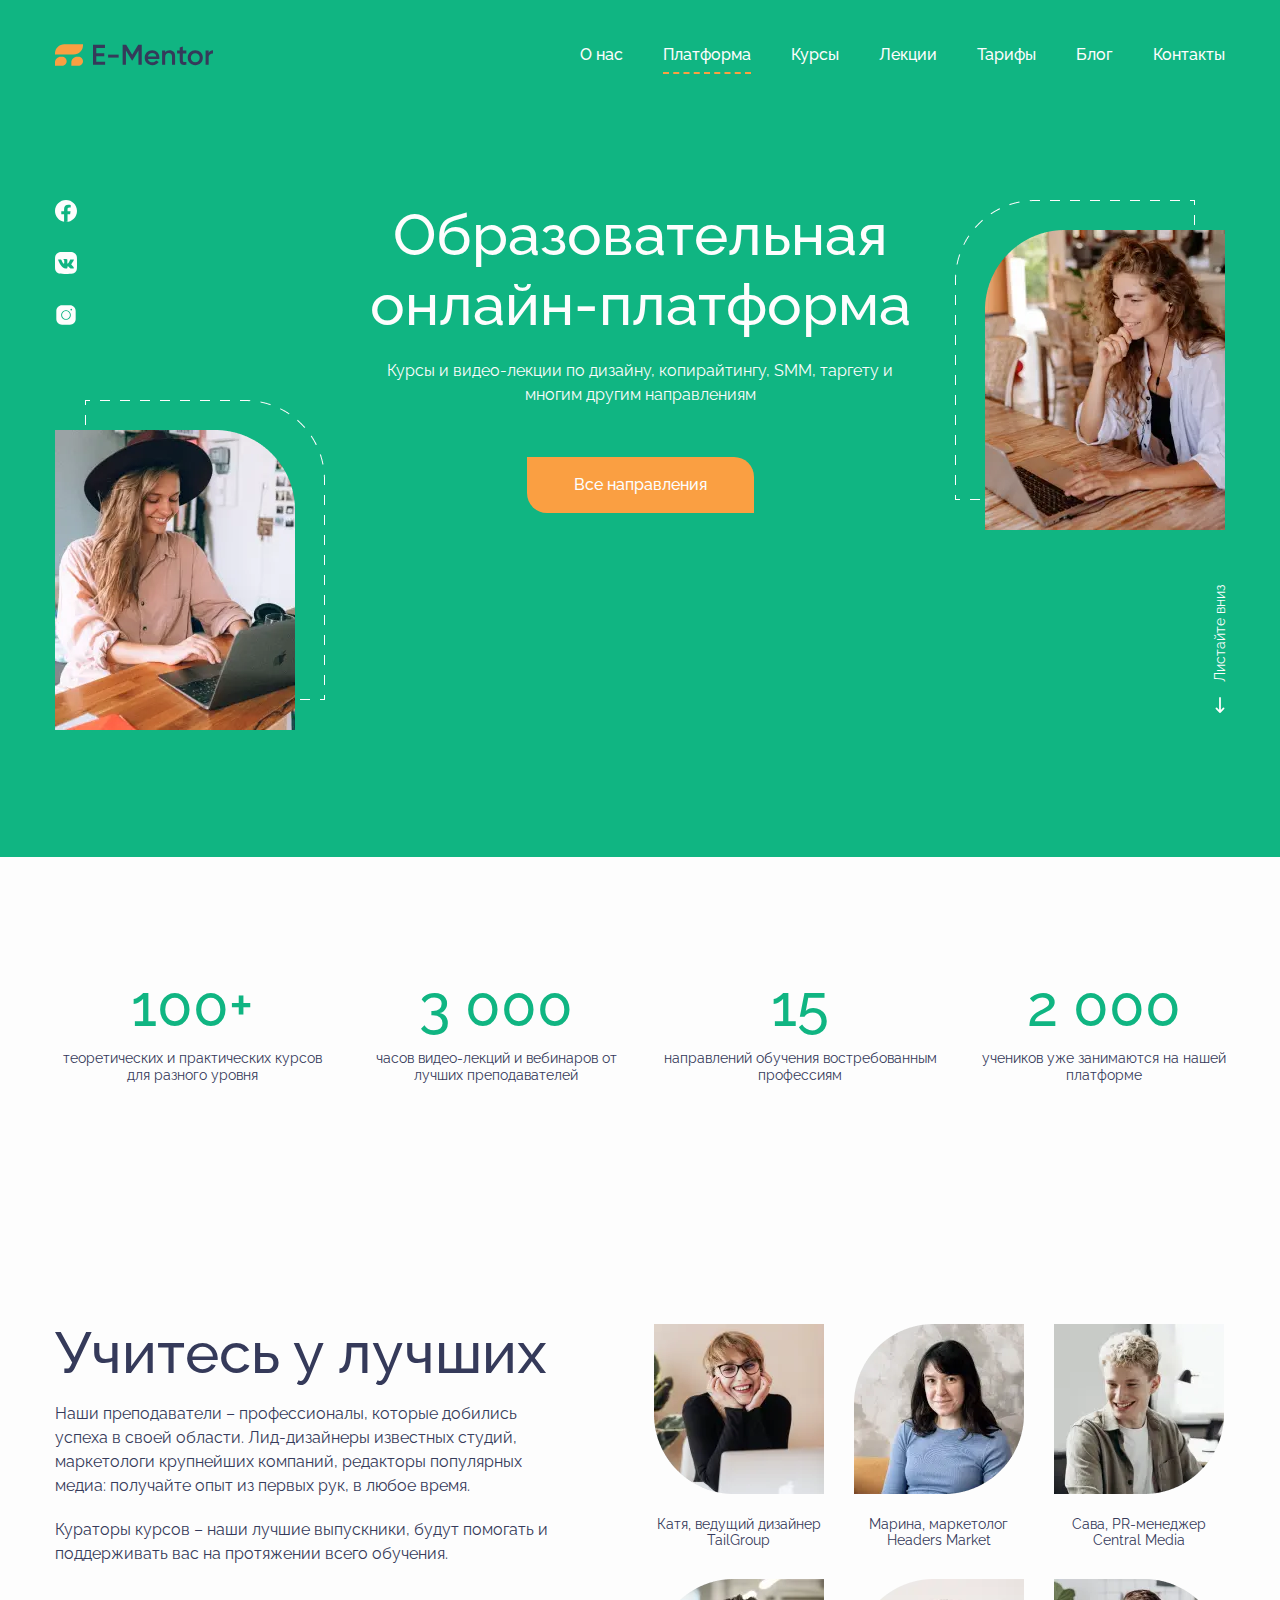
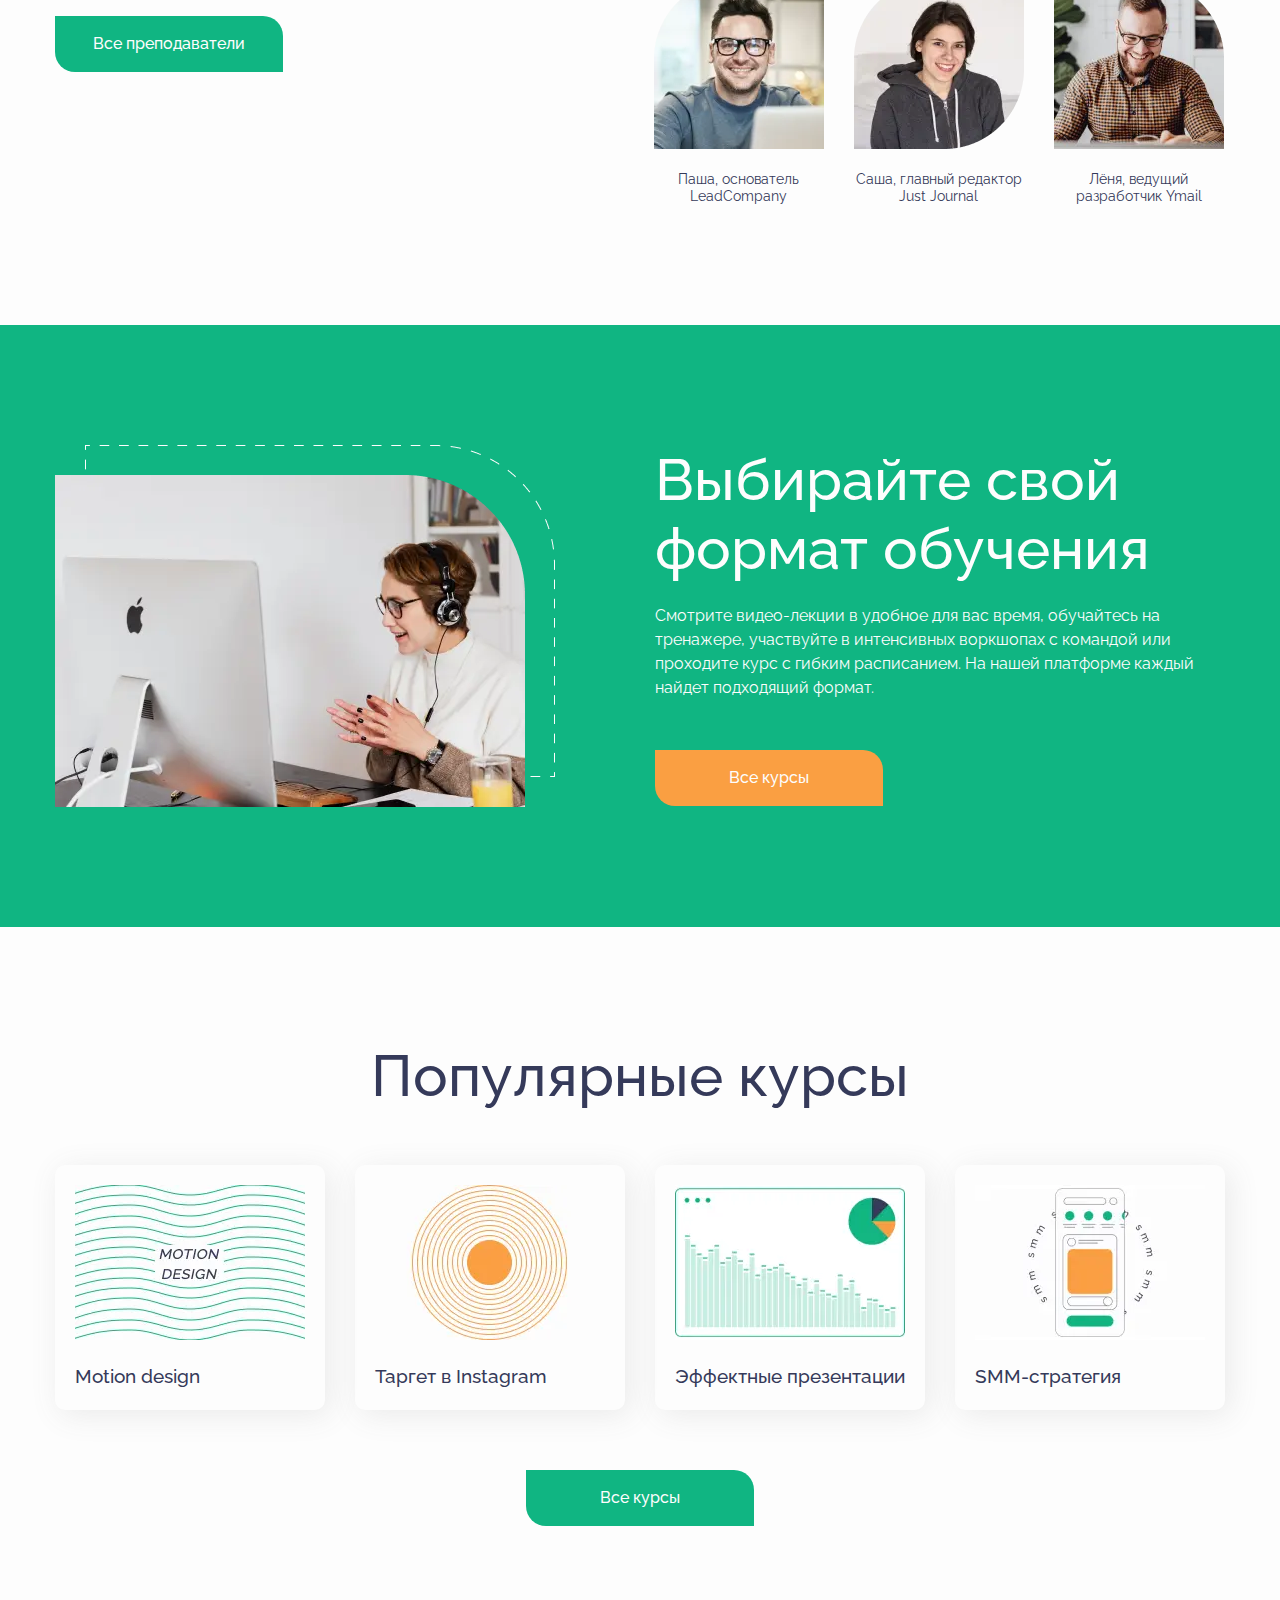
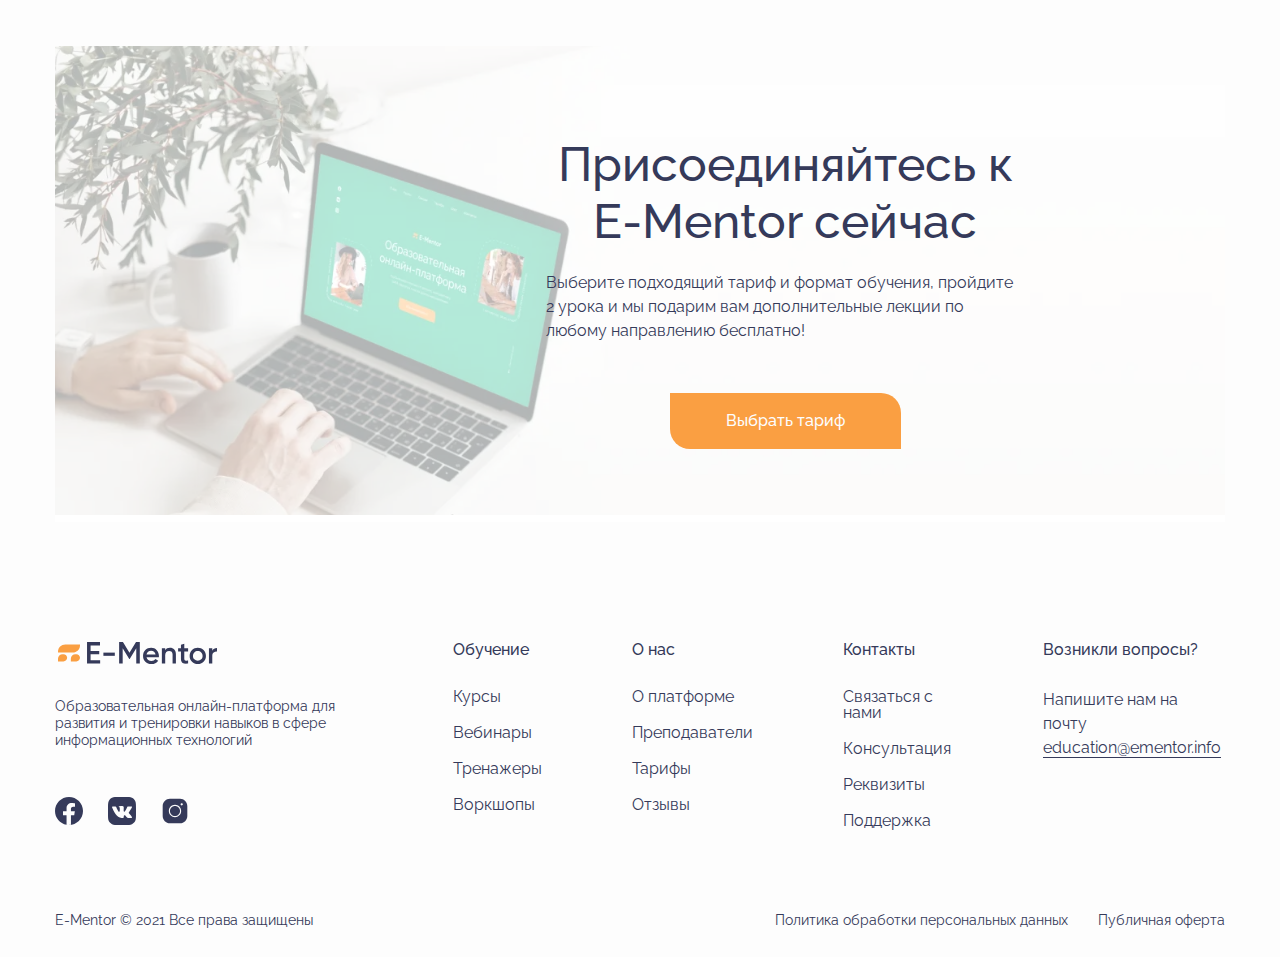
<file: index.html>
<!DOCTYPE html>
<html lang="ru">

<head>
    <meta charset="UTF-8">
    <meta http-equiv="X-UA-Compatible" content="IE=edge">
    <meta name="viewport" content="width=device-width, initial-scale=1.0">
    <link rel="stylesheet" href="https://fonts.googleapis.com/css2?family=Raleway:wght@400;500&display=swap">
    <link rel="stylesheet"
        href="https://cdnjs.cloudflare.com/ajax/libs/modern-normalize/1.1.0/modern-normalize.min.css">
    <link rel="stylesheet" href="./css/main.min.css">
    <title>E-mentor</title>
</head>

<body>
    <header class="header">
        <div class="header__container container">
            <div class="header__body">
                <a href="./index.html" class="hero__logo-link">
                    <svg class="hero__logo-icon">
                        <use href="./icon/sprite.svg#icon-logo"></use>
                    </svg>
                    <svg class="header-courses__logo-text">
                        <use href="./icon/sprite.svg#icon-e-mentor"></use>
                    </svg>
                </a>
                <nav class="header__nav">
                    <ul class="header__list">
                        <li class="header__item"><a href="#" class="header__link">О нас</a></li>
                        <li class="header__item"><a href="#" class="header__link active">Платформа</a></li>
                        <li class="header__item"><a href="./courses.html" class="header__link">Курсы</a></li>
                        <li class="header__item"><a href="#" class="header__link">Лекции</a></li>
                        <li class="header__item"><a href="#" class="header__link">Тарифы</a></li>
                        <li class="header__item"><a href="#" class="header__link">Блог</a></li>
                        <li class="header__item"><a href="#" class="header__link">Контакты</a></li>
                    </ul>
                </nav>
                <svg class="header__burger-icon">
                    <use href='./icon/sprite.svg#icon-burger'></use>
                </svg>
                <div class="burger__menu">
                    <div class="burger__container">
                        <div class="burger__body">
                            <div class="burger__wrapper-icon">
                                <a href="./index.html" class="hero__logo-link">
                                    <svg class="hero__logo-icon">
                                        <use href="./icon/sprite.svg#icon-logo"></use>
                                    </svg>
                                    <svg class="header-courses__logo-text">
                                        <use href="./icon/sprite.svg#icon-e-mentor"></use>
                                    </svg>
                                </a>
                                <svg class="header__burger-cross">
                                    <use href='./icon/sprite.svg#icon-cross'></use>
                                </svg>
                            </div>
                            <nav class="burger__nav">
                                <ul class="burger__list">
                                    <li class="burger__item"><a href="#" class="burger__link">О нас</a></li>
                                    <li class="burger__item"><a href="./index.html" class="burger__link">Платформа</a></li>
                                    <li class="burger__item"><a href="./courses.html" class="burger__link">Курсы</a>
                                    </li>
                                    <li class="burger__item"><a href="#" class="burger__link">Лекции</a></li>
                                    <li class="burger__item"><a href="#" class="burger__link">Тарифы</a></li>
                                    <li class="burger__item"><a href="#" class="burger__link">Блог</a></li>
                                    <li class="burger__item"><a href="#" class="burger__link">Контакты</a></li>
                                </ul>
                            </nav>
                        </div>
                    </div>
                </div>
            </div>
        </div>
    </header>

    <main>
        <section class="hero">
            <div class="hero__container container">
                <div class="hero__body">
                    <div class="hero__box-left">
                        <ul class="hero__social">
                            <li class="hero__items"><a href="https://uk-ua.facebook.com/" target="_blank"
                                    class="hero__link">
                                    <svg class="hero__icon">
                                        <use href="./icon/sprite.svg#icon-fb"></use>
                                    </svg>
                                </a>
                            </li>
                            <li class="hero__items"><a href="https://vk.com/" target="_blank" class="hero__link">
                                    <svg class="hero__icon">
                                        <use href="./icon/sprite.svg#icon-vk"></use>
                                    </svg>
                                </a>
                            </li>
                            <li class="hero__items"><a href="https://www.instagram.com/" target="_blank"
                                    class="hero__link">
                                    <svg class="hero__icon">
                                        <use href="./icon/sprite.svg#icon-instagram"></use>
                                    </svg>
                                </a>
                            </li>
                        </ul>
                        <div class="hero__box-img-bottom">
                            <img src="./img/hero/girlwithhat.webp" alt="girl with hat" class="hero__img-bottom"
                                width="240" height="300">
                            <img src="./img/hero/dashlinedown.webp" alt="dashlinedown" class="hero__img-dashlinedown">
                        </div>
                    </div>
                    <div class="hero__content">
                        <h1 class="hero__title">Образовательная
                            онлайн-платформа</h1>
                        <p class="hero__subtitle">Курсы и видео-лекции по дизайну, копирайтингу,
                            SMM, таргету и многим другим направлениям</p>
                        <button class="hero__button button-orange" type="submit">Все направления</button>
                    </div>
                    <div class="hero__box-right">
                        <img src="./img/hero/girlwithnote.webp" alt="girl with note" class="hero__img-top" width="240"
                            height="300">
                        <img src="./img/hero/dashline.webp" alt="dashline" class="hero__img-dashline-top">
                        <button class="hero__navigation">
                            <svg class="hero__arrow">
                                <use href="./icon/sprite.svg#icon-down-arrow"></use>
                            </svg>
                            Листайте вниз
                        </button>
                    </div>
                </div>
            </div>
        </section>
        <section class="ourstatistic">
            <div class="ourstatistic__container container">
                <ul class="ourstatistic__list">
                    <li class="ourstatistic__item">
                        <h2 class="ourstatistic__title">100+</h2>
                        <p class="ourstatistic__subtitle"> теоретических и практических
                            курсов для разного уровня</p>
                    </li>
                    <li class="ourstatistic__item">
                        <h2 class="ourstatistic__title">3 000</h2>
                        <p class="ourstatistic__subtitle">часов видео-лекций и вебинаров
                            от лучших преподавателей</p>
                    </li>
                    <li class="ourstatistic__item">
                        <h2 class="ourstatistic__title">15</h2>
                        <p class="ourstatistic__subtitle">направлений обучения востребованным профессиям</p>
                    </li>
                    <li class="ourstatistic__item">
                        <h2 class="ourstatistic__title">2 000</h2>
                        <p class="ourstatistic__subtitle">учеников уже занимаются
                            на нашей платформе</p>
                    </li>
                </ul>
            </div>
        </section>
        <section class="study">
            <div class="study__container container">
                <div class="study__body">
                    <div class="study__content">
                        <h2 class="study__title">Учитесь у лучших</h2>
                        <p class="study__text-more">Наши преподаватели – профессионалы, которые добились успеха в своей
                            области. Лид-дизайнеры известных студий, маркетологи крупнейших компаний, редакторы
                            популярных медиа: получайте опыт из первых рук, в любое время.
                        </p>
                        <p class="study__text-little">Кураторы курсов – наши лучшие выпускники, будут помогать и
                            поддерживать вас на протяжении всего обучения.
                        </p>
                        <button class="study__button button-green" type="submit">Все преподаватели</button>
                    </div>
                    <ul class="study__foto-list">
                        <li class="study__item">
                            <img src="./img/study/Katya.webp" alt="Katya" width="170" height="170" class="study__img">
                            <p class="study__subtitle">Катя, ведущий дизайнер TailGroup</p>
                        </li>
                        <li class="study__item">
                            <img src="./img/study/Marina.webp" alt="Marina" width="170" height="170" class="study__img">
                            <p class="study__subtitle">Марина, маркетолог Headers Market</p>
                        </li>
                        <li class="study__item">
                            <img src="./img/study/Sava.webp" alt="Sava" width="170" height="170" class="study__img">
                            <p class="study__subtitle">Сава, PR-менеджер Central Media</p>
                        </li>
                        <li class="study__item">
                            <img src="./img/study/Pasha.webp" alt="Pasha" width="170" height="170" class="study__img">
                            <p class="study__subtitle">Паша, основатель LeadCompany</p>
                        </li>
                        <li class="study__item">
                            <img src="./img/study/Sasha.webp" alt="Sasha" width="170" height="170" class="study__img">
                            <p class="study__subtitle">Саша, главный редактор Just Journal</p>
                        </li>
                        <li class="study__item">
                            <img src="./img/study/Leonid.webp" alt="Leonid" width="170" height="170" class="study__img">
                            <p class="study__subtitle">Лёня, ведущий разработчик Ymail</p>
                        </li>
                    </ul>
                </div>
            </div>
        </section>
        <section class="choise">
            <div class="choise__container container">
                <div class="choise__body">
                    <img src="./img/choise/girl.webp" alt="girl" class="choise__img">
                    <img src="./img/choise/dashline.webp" alt="dashline" class="choise__img-dashline">
                    <div class="choise__content">
                        <h2 class="choise__title">Выбирайте свой формат обучения</h2>
                        <p class="choise__text">Смотрите видео-лекции в удобное для вас время, обучайтесь на тренажере,
                            участвуйте в интенсивных воркшопах
                            с командой или проходите курс с гибким расписанием.
                            На нашей платформе каждый найдет подходящий формат.
                        </p>
                        <button class="choise__button button-orange" type="submit">Все курсы</button>
                    </div>
                </div>
            </div>
        </section>
        <section class="popular">
            <div class="popular__container container">
                <h2 class="popular__title">Популярные курсы</h2>
                <ul class="popular__list">
                    <li class="popular__item"><img src="./img/popular/motion.webp" alt="Motion design"
                            class="popular__img">
                        <h3 class="popular__subtitle">Motion design</h3>
                    </li>
                    <li class="popular__item"><img src="./img/popular/target.webp" alt="Target instagram"
                            class="popular__img">
                        <h3 class="popular__subtitle">Таргет в Instagram</h3>
                    </li>
                    <li class="popular__item"><img src="./img/popular/efect.webp" alt="Effectiv" class="popular__img">
                        <h3 class="popular__subtitle">Эффектные презентации</h3>
                    </li>
                    <li class="popular__item"><img src="./img/popular/smm.webp" alt="SMM" class="popular__img">
                        <h3 class="popular__subtitle">SMM-стратегия</h3>
                    </li>
                </ul>
                <div class="popular__box-button">
                    <button class="popular__button button-green" type="submit">Все курсы</button>
                </div>
            </div>
        </section>
        <section class="join">
            <div class="join__container container">
                <div class="join__wrapper-img">
                    <img src="./img/join/note.webp" alt="notebook" class="join__img-bg">
                </div>
                <div class="join__content">
                    <h2 class="join__title">Присоединяйтесь
                        к E-Mentor сейчас</h2>
                    <p class="join__subtitle">Выберите подходящий тариф и формат обучения, пройдите 2 урока и мы
                        подарим вам дополнительные лекции по любому направлению бесплатно!</p>
                    <button type="submit" class="join__button button-orange">Выбрать тариф</button>
                </div>
            </div>
        </section>
    </main>

    <footer class="footer">
        <div class="footer__container container">
            <div class="footer__body">
                <div class="footer__content">
                    <div class="footer__logo">
                        <a href="./index.html" class="footer__logo-link">
                            <svg class="footer__icon-logo">
                                <use href="./icon/sprite.svg#icon-logo"></use>
                            </svg>
                            <svg class="footer__icon-text">
                                <use href="./icon/sprite.svg#icon-e-mentor"></use>
                            </svg>
                        </a>
                    </div>
                    <p class="footer__text">Образовательная онлайн-платформа для развития и тренировки навыков
                        в сфере информационных технологий</p>
                    <ul class="footer__social">
                        <li class="footer__item">
                            <a href="https://uk-ua.facebook.com/" target="_blank" class="footer__item-link">
                                <svg class="footer__item-icon">
                                    <use href="./icon/sprite.svg#icon-fb"></use>
                                </svg>
                            </a>
                        </li>
                        <li class="footer__item">
                            <a href="https://vk.com/" target="_blank" class="footer__item-link">
                                <svg class="footer__item-icon">
                                    <use href="./icon/sprite.svg#icon-vk"></use>
                                </svg>
                            </a>
                        </li>
                        <li class="footer__item">
                            <a href="https://www.instagram.com/" target="_blank" class="footer__item-link">
                                <svg class="footer__item-icon">
                                    <use href="./icon/sprite.svg#icon-instagram"></use>
                                </svg>
                            </a>
                        </li>
                    </ul>
                </div>
                <ul class="footer__list">
                    <li class="footer__list-item">
                        <h2 class="footer__list-title">Обучение</h2>
                        <a href="./courses.html" class="footer__list-link">
                            <p class="footer__list-subtitle">Курсы</p>
                        </a>
                        <a href="#" class="footer__list-link">
                            <p class="footer__list-subtitle">Вебинары</p>
                        </a>
                        <a href="#" class="footer__list-link">
                            <p class="footer__list-subtitle">Тренажеры</p>
                        </a>
                        <a href="#" class="footer__list-link">
                            <p class="footer__list-subtitle">Воркшопы</p>
                        </a>
                    </li>
                    <li class="footer__list-item">
                        <h2 class="footer__list-title">О нас</h2>
                        <a href="#" class="footer__list-link">
                            <p class="footer__list-subtitle">О платформе</p>
                        </a>
                        <a href="#" class="footer__list-link">
                            <p class="footer__list-subtitle">Преподаватели</p>
                        </a>
                        <a href="#" class="footer__list-link">
                            <p class="footer__list-subtitle">Тарифы</p>
                        </a>
                        <a href="#" class="footer__list-link">
                            <p class="footer__list-subtitle">Отзывы</p>
                        </a>
                    </li>
                    <li class="footer__list-item">
                        <h2 class="footer__list-title last">Контакты</h2>
                        <a href="#" class="footer__list-link">
                            <p class="footer__list-subtitle">Связаться с нами</p>
                        </a>
                        <a href="#" class="footer__list-link">
                            <p class="footer__list-subtitle">Консультация</p>
                        </a>
                        <a href="#" class="footer__list-link">
                            <p class="footer__list-subtitle">Реквизиты</p>
                        </a>
                        <a href="#" class="footer__list-link">
                            <p class="footer__list-subtitle">Поддержка</p>
                        </a>
                    </li>
                </ul>
                <div class="footer__questions">
                    <h2 class="footer__questions-title">Возникли вопросы?</h2>
                    <p class="footer__questions-subtitle">Напишите нам на почту
                        <a href="mailto:education@ementor.info"
                            class="footer__questions-link">education@ementor.info</a>
                    </p>
                </div>
            </div>
            <div class="footer__bottom">
                <p class="footer__bottom-copy">E-Mentor &copy; 2021 Все права защищены</p>
                <a href="#" class="footer__bottom-link">
                    <p class="footer__bottom-policy">Политика обработки персональных данных</p>
                </a>
                <a href="#" class="footer__bottom-link">
                    <p class="footer__bottom-public">Публичная оферта</p>
                </a>
            </div>
        </div>
    </footer>

    <script type="module" src="./js/scroll.js"></script>
    <script type="module" src="./js/burger.js"></script>
</body>

</html>
</file>
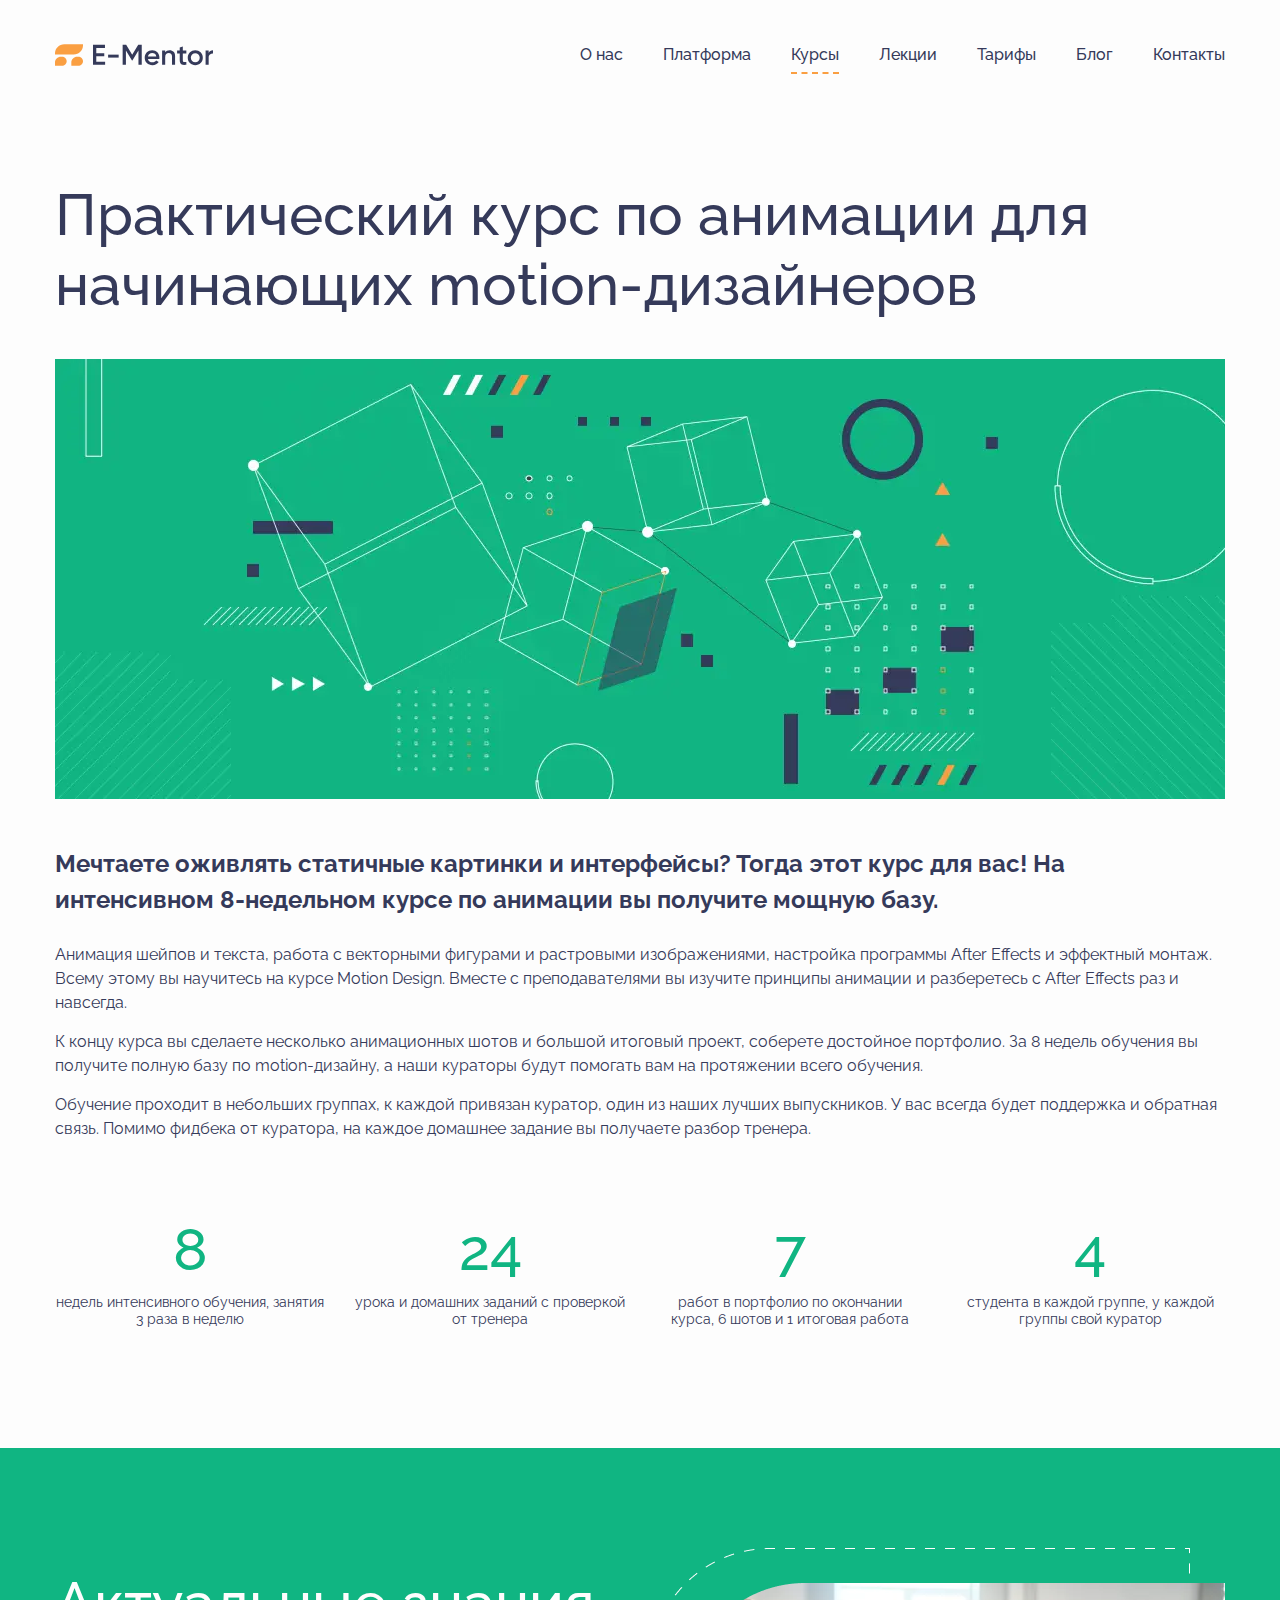
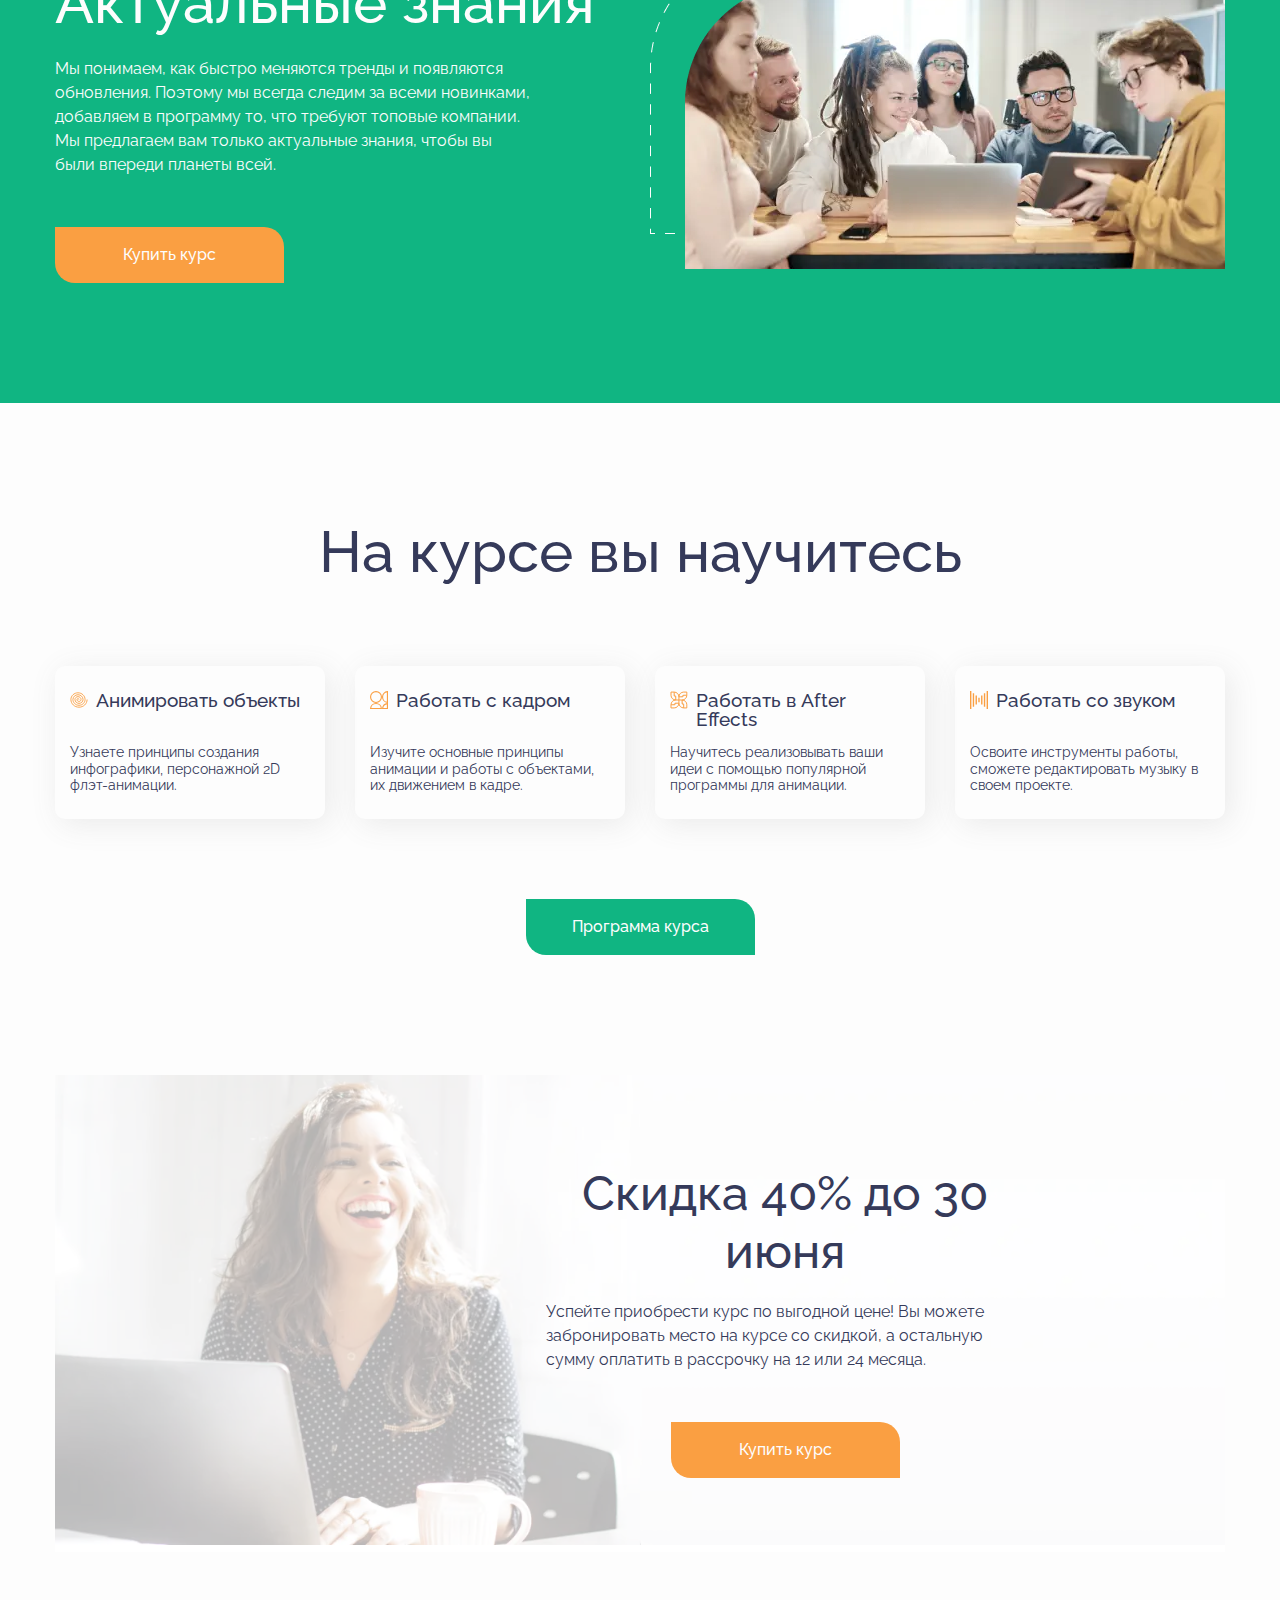
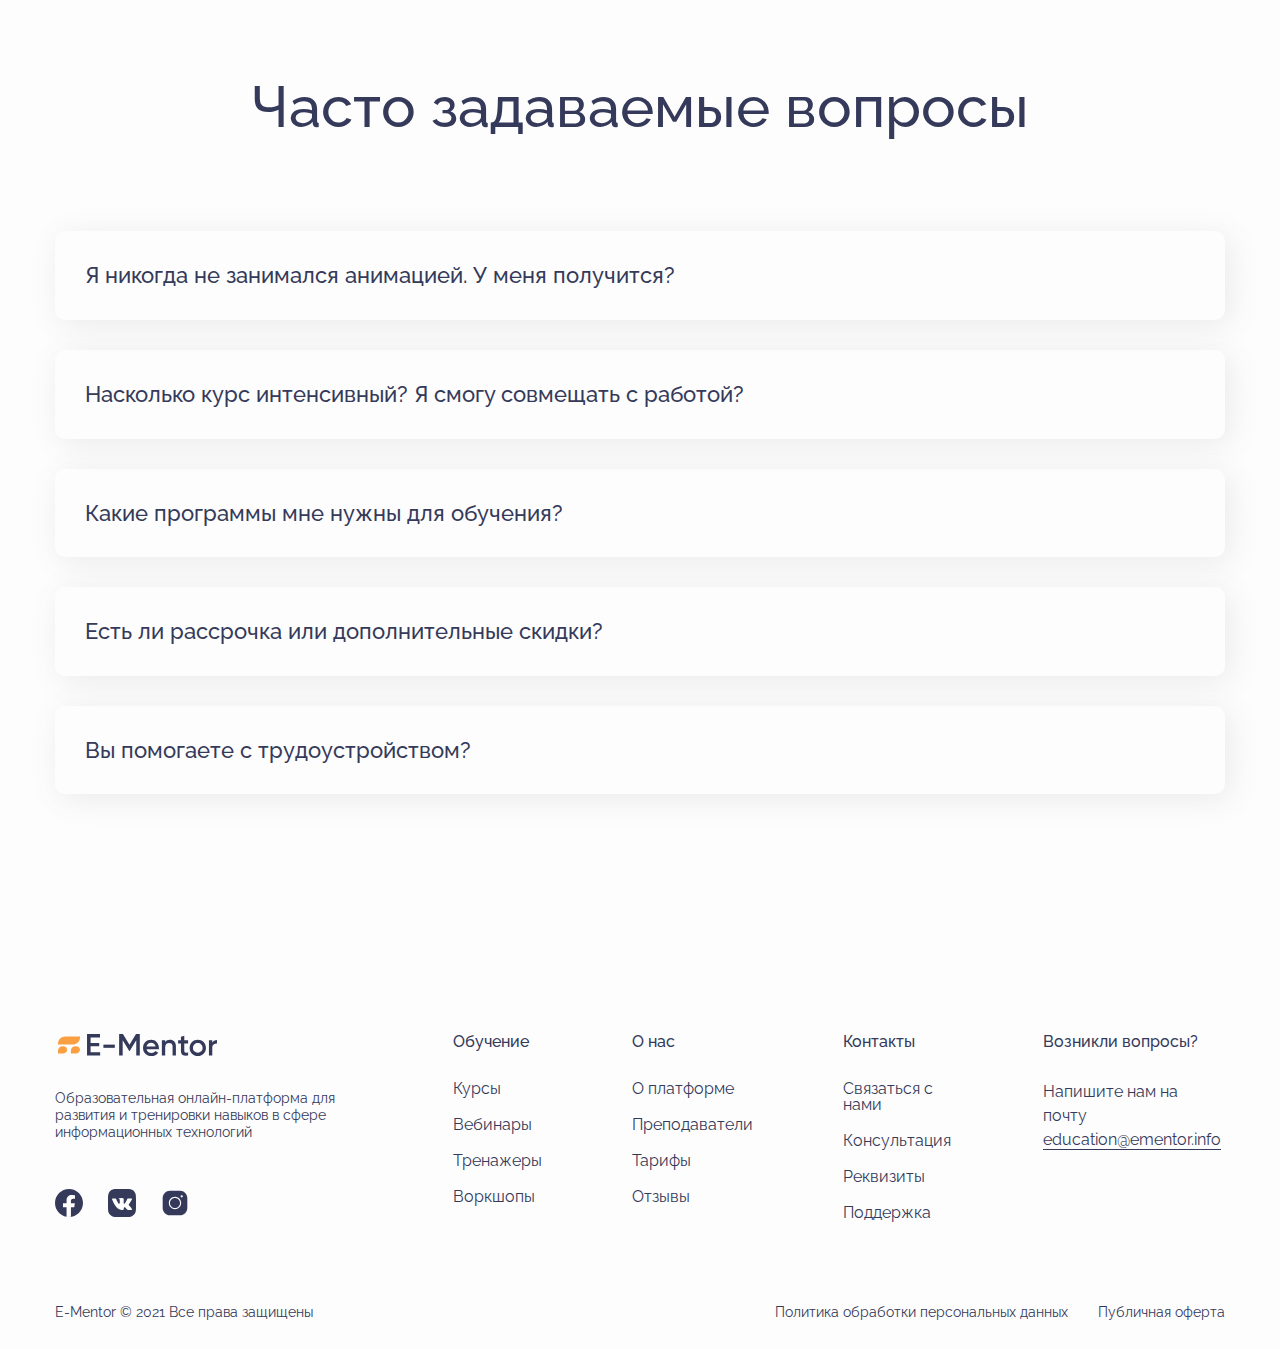
<file: courses.html>
<!DOCTYPE html>
<html lang="ru">

<head>
    <meta charset="UTF-8">
    <meta http-equiv="X-UA-Compatible" content="IE=edge">
    <meta name="viewport" content="width=device-width, initial-scale=1.0">
    <link rel="stylesheet" href="https://fonts.googleapis.com/css2?family=Raleway:wght@400;500&display=swap">
    <link rel="stylesheet"
        href="https://cdnjs.cloudflare.com/ajax/libs/modern-normalize/1.1.0/modern-normalize.min.css">
    <link rel="stylesheet" href="./css/main.min.css">
    <title>E-mentor</title>
</head>

<body>
    <header class="header-courses">
        <div class="header-courses__container container">
            <div class="header-courses__body">
                <a href="./index.html" class="header-courses__logo-link">
                    <svg class="header-courses__logo-icon">
                        <use href="./icon/sprite.svg#icon-logo"></use>
                    </svg>
                    <svg class="header-courses__logo-text">
                        <use href="./icon/sprite.svg#icon-e-mentor"></use>
                    </svg>
                </a>
                <nav class="header-courses__nav">
                    <ul class="header-courses__list">
                        <li class="header-courses__item"><a href="#" class="header-courses__link">О нас</a></li>
                        <li class="header-courses__item"><a href="./index.html"
                                class="header-courses__link">Платформа</a></li>
                        <li class="header-courses__item"><a href="#" class="header-courses__link active">Курсы</a>
                        </li>
                        <li class="header-courses__item"><a href="#" class="header-courses__link">Лекции</a></li>
                        <li class="header-courses__item"><a href="#" class="header-courses__link">Тарифы</a></li>
                        <li class="header-courses__item"><a href="#" class="header-courses__link">Блог</a></li>
                        <li class="header-courses__item"><a href="#" class="header-courses__link">Контакты</a></li>
                    </ul>
                </nav>
                <svg class="header__burger-icon">
                    <use href='./icon/sprite.svg#icon-burger'></use>
                </svg>
                <div class="burger__menu">
                    <div class="burger__container">
                        <div class="burger__body">
                            <div class="burger__wrapper-icon">
                                <a href="./index.html" class="hero__logo-link">
                                    <svg class="hero__logo-icon">
                                        <use href="./icon/sprite.svg#icon-logo"></use>
                                    </svg>
                                    <svg class="header-courses__logo-text">
                                        <use href="./icon/sprite.svg#icon-e-mentor"></use>
                                    </svg>
                                </a>
                                <svg class="header__burger-cross">
                                    <use href='./icon/sprite.svg#icon-cross'></use>
                                </svg>
                            </div>
                            <nav class="burger__nav">
                                <ul class="burger__list">
                                    <li class="burger__item"><a href="#" class="burger__link">О нас</a></li>
                                    <li class="burger__item"><a href="./index.html" class="burger__link">Платформа</a></li>
                                    <li class="burger__item"><a href="./courses.html" class="burger__link">Курсы</a>
                                    </li>
                                    <li class="burger__item"><a href="#" class="burger__link">Лекции</a></li>
                                    <li class="burger__item"><a href="#" class="burger__link">Тарифы</a></li>
                                    <li class="burger__item"><a href="#" class="burger__link">Блог</a></li>
                                    <li class="burger__item"><a href="#" class="burger__link">Контакты</a></li>
                                </ul>
                            </nav>
                        </div>
                    </div>
                </div>
            </div>
        </div>
    </header>

    <main>
        <section class="courses">
            <div class="courses__container container">
                <h1 class="courses__title">Практический курс по анимации
                    для начинающих motion-дизайнеров
                </h1>
                <img src="./img/animation/squde.webp" alt="squde" class="courses__img">
                <h2 class="courses__subtitle">Мечтаете оживлять статичные картинки и интерфейсы? Тогда этот курс для
                    вас!
                    На интенсивном 8-недельном курсе по анимации вы получите мощную базу.
                </h2>
                <p class="courses__text-first">Анимация шейпов и текста, работа с векторными фигурами и растровыми
                    изображениями, настройка программы After Effects и эффектный монтаж. Всему этому вы научитесь на
                    курсе Motion Design. Вместе с преподавателями вы изучите принципы анимации и разберетесь с After
                    Effects раз и навсегда.
                </p>
                <p class="courses__text-second">К концу курса вы сделаете несколько анимационных шотов и большой
                    итоговый проект, соберете достойное портфолио. За 8 недель обучения вы получите полную базу по
                    motion-дизайну, а наши кураторы будут помогать вам на протяжении всего обучения.
                </p>
                <p class="courses__text-third">Обучение проходит в небольших группах, к каждой привязан куратор,
                    один из наших лучших выпускников. У вас всегда будет поддержка и обратная связь. Помимо фидбека
                    от куратора, на каждое домашнее задание вы получаете разбор тренера.
                </p>
            </div>
        </section>
        <section class="statistic">
            <div class="statistic__container container">
                <ul class="statistic__list">
                    <li class="statistic__item">
                        <h2 class="statistic__title">8</h2>
                        <p class="statistic__subtitle">недель интенсивного обучения,
                            занятия 3 раза в неделю</p>
                    </li>
                    <li class="statistic__item">
                        <h2 class="statistic__title">24</h2>
                        <p class="statistic__subtitle">урока и домашних заданий
                            с проверкой от тренера</p>
                    </li>
                    <li class="statistic__item">
                        <h2 class="statistic__title">7</h2>
                        <p class="statistic__subtitle">работ в портфолио по окончании курса, 6 шотов и 1 итоговая работа
                        </p>
                    </li>
                    <li class="statistic__item">
                        <h2 class="statistic__title">4</h2>
                        <p class="statistic__subtitle">студента в каждой группе, у каждой группы свой куратор</p>
                    </li>
                </ul>
            </div>
        </section>
        <section class="knoweledge">
            <div class="knoweledge__container container">
                <div class="knoweledge__body">
                    <img src="./img/knoweledge/people.webp" alt="people" class="knoweledge__img">
                    <img src="./img/knoweledge/dashline.webp" alt="dashline" class="knoweledge__img-dashline">
                    <div class="knoweledge__content">
                        <h2 class="knoweledge__title">Актуальные знания</h2>
                        <p class="knoweledge__text">Мы понимаем, как быстро меняются тренды и появляются обновления.
                            Поэтому мы всегда следим за всеми новинками, добавляем в программу то, что требуют топовые
                            компании. Мы предлагаем вам только актуальные знания, чтобы вы были впереди планеты всей.
                        </p>
                        <button class="knoweledge__button button-orange" type="submit">Купить курс</button>
                    </div>
                </div>
            </div>
        </section>
        <section class="oncourses">
            <div class="oncourses__container container">
                <h2 class="oncourses__title">На курсе вы научитесь</h2>
                <ul class="oncourses__list">
                    <li class="oncourses__item">
                        <div class="oncourses__box-icon">
                            <svg class="oncourses__icon">
                                <use href="./icon/sprite.svg#icon-animation"></use>
                            </svg>
                            <h3 class="oncourses__list-title">Анимировать объекты</h3>
                        </div>
                        <p class="oncourses__subtitle">Узнаете принципы создания инфографики, персонажной 2D
                            флэт-анимации.
                        </p>
                    </li>
                    <li class="oncourses__item">
                        <div class="oncourses__box-icon">
                            <svg class="oncourses__icon">
                                <use href="./icon/sprite.svg#icon-shoot"></use>
                            </svg>
                            <h3 class="oncourses__list-title">Работать с кадром</h3>
                        </div>
                        <p class="oncourses__subtitle">Изучите основные принципы анимации и работы с объектами, их
                            движением в кадре.
                        </p>
                    </li>
                    <li class="oncourses__item">
                        <div class="oncourses__box-icon">
                            <svg class="oncourses__icon">
                                <use href="./icon/sprite.svg#icon-ae"></use>
                            </svg>
                            <h3 class="oncourses__list-title">Работать в After Effects</h3>
                        </div>
                        <p class="oncourses__subtitle">Научитесь реализовывать ваши идеи с помощью популярной программы
                            для анимации.
                        </p>
                    </li>
                    <li class="oncourses__item">
                        <div class="oncourses__box-icon">
                            <svg class="oncourses__icon">
                                <use href="./icon/sprite.svg#icon-sound"></use>
                            </svg>
                            <h3 class="oncourses__list-title">Работать со звуком</h3>
                        </div>
                        <p class="oncourses__subtitle">Освоите инструменты работы, сможете редактировать музыку
                            в своем проекте.
                        </p>
                    </li>
                </ul>
                <div class="oncourses__box-button">
                    <button type="submit" class="oncourses__button button-green">Программа курса</button>
                </div>
            </div>
        </section>
        <section class="discount">
            <div class="discount__container container">
                <div class="discount__wrapper-img">
                    <img src="./img/discount/funnygirl.webp" alt="funnygirl" class="discount__img-bg">
                </div>
                <div class="discount__content">
                    <h2 class="discount__title">Скидка 40% до 30 июня</h2>
                    <p class="discount__subtitle">Успейте приобрести курс по выгодной цене! Вы можете забронировать
                        место на курсе со скидкой, а остальную сумму оплатить в рассрочку на 12 или 24 месяца.
                    </p>
                    <button type="submit" class="discount__button button-orange">Купить курс</button>
                </div>
            </div>
        </section>
        <section class="faq">
            <div class="faq__container container">
                <h2 class="faq__title">Часто задаваемые вопросы</h2>
                <ul class="faq__list">
                    <li class="faq__item">
                        <details>
                            <summary>
                                <h3 class="faq__subtitle">Я никогда не занимался анимацией. У меня получится?</h3>
                            </summary>
                            <p class="faq__text">Конечно! Этот курс рассчитан для новичков, для тех, кто еще совсем
                                ничего
                                не умеет. Курс интенсивный, но оно того стоит. Главное выполняйте домашнее задание в
                                срок.
                                Вам всегда будут помогать тренеры и кураторы. Все получится!
                            </p>
                        </details>
                    </li>
                    <li class="faq__item">
                        <details>
                            <summary>
                                <h3 class="faq__subtitle">Насколько курс интенсивный? Я смогу совмещать с работой?</h3>
                            </summary>
                            <p class="faq__text">Курс довольно интенсивный, но, при большом желании, вы будете
                                успевать все.
                                Вам понадобится 2-3 свободных часа в день на изучение материала и выполнение
                                домашних
                                заданий.
                            </p>
                        </details>
                    </li>
                    <li class="faq__item">
                        <details>
                            <summary>
                                <h3 class="faq__subtitle">Какие программы мне нужны для обучения?</h3>
                            </summary>
                            <p class="faq__text">Lorem ipsum, dolor sit amet consectetur adipisicing elit. Nostrum sunt
                                tempore earum qui neque minus molestiae quo autem voluptatem aperiam. Impedit, quas.
                                Quae
                                ratione itaque facilis sed aliquam quibusdam quam?
                            </p>
                        </details>
                    </li>
                    <li class="faq__item">
                        <details>
                            <summary>
                                <h3 class="faq__subtitle">Есть ли рассрочка или дополнительные скидки?</h3>
                            </summary>
                            <p class="faq__text">Lorem ipsum dolor sit amet consectetur adipisicing elit. Blanditiis cum
                                cupiditate voluptatem dolore repellendus nostrum libero incidunt non aut eaque est
                                deserunt
                                hic consequuntur corporis corrupti facilis, qui consectetur? Cupiditate!
                            </p>
                        </details>
                    </li>
                    <li class="faq__item">
                        <details>
                            <summary>
                                <h3 class="faq__subtitle">Вы помогаете с трудоустройством?</h3>
                            </summary>
                            <p class="faq__text">Lorem ipsum dolor sit amet consectetur adipisicing elit.
                                Exercitationem,
                                impedit praesentium alias sequi necessitatibus adipisci? Libero illo non, facere iure
                                labore, eveniet quae ducimus perspiciatis repellat asperiores perferendis? Possimus,
                                nobis!
                            </p>
                        </details>
                    </li>
                </ul>
            </div>
        </section>
    </main>

    <footer class="footer">
        <div class="footer__container container">
            <div class="footer__body">
                <div class="footer__content">
                    <div class="footer__logo">
                        <a href="./index.html" class="footer__logo-link">
                            <svg class="footer__icon-logo">
                                <use href="./icon/sprite.svg#icon-logo"></use>
                            </svg>
                            <svg class="footer__icon-text">
                                <use href="./icon/sprite.svg#icon-e-mentor"></use>
                            </svg>
                        </a>
                    </div>
                    <p class="footer__text">Образовательная онлайн-платформа для развития и тренировки навыков
                        в сфере информационных технологий</p>
                    <ul class="footer__social">
                        <li class="footer__item">
                            <a href="https://uk-ua.facebook.com/" target="_blank" class="footer__item-link">
                                <svg class="footer__item-icon">
                                    <use href="./icon/sprite.svg#icon-fb"></use>
                                </svg>
                            </a>
                        </li>
                        <li class="footer__item">
                            <a href="https://vk.com/" target="_blank" class="footer__item-link">
                                <svg class="footer__item-icon">
                                    <use href="./icon/sprite.svg#icon-vk"></use>
                                </svg>
                            </a>
                        </li>
                        <li class="footer__item">
                            <a href="https://www.instagram.com/" target="_blank" class="footer__item-link">
                                <svg class="footer__item-icon">
                                    <use href="./icon/sprite.svg#icon-instagram"></use>
                                </svg>
                            </a>
                        </li>
                    </ul>
                </div>
                <ul class="footer__list">
                    <li class="footer__list-item">
                        <h2 class="footer__list-title">Обучение</h2>
                        <a href="./courses.html" class="footer__list-link">
                            <p class="footer__list-subtitle">Курсы</p>
                        </a>
                        <a href="#" class="footer__list-link">
                            <p class="footer__list-subtitle">Вебинары</p>
                        </a>
                        <a href="#" class="footer__list-link">
                            <p class="footer__list-subtitle">Тренажеры</p>
                        </a>
                        <a href="#" class="footer__list-link">
                            <p class="footer__list-subtitle">Воркшопы</p>
                        </a>
                    </li>
                    <li class="footer__list-item">
                        <h2 class="footer__list-title">О нас</h2>
                        <a href="#" class="footer__list-link">
                            <p class="footer__list-subtitle">О платформе</p>
                        </a>
                        <a href="#" class="footer__list-link">
                            <p class="footer__list-subtitle">Преподаватели</p>
                        </a>
                        <a href="#" class="footer__list-link">
                            <p class="footer__list-subtitle">Тарифы</p>
                        </a>
                        <a href="#" class="footer__list-link">
                            <p class="footer__list-subtitle">Отзывы</p>
                        </a>
                    </li>
                    <li class="footer__list-item">
                        <h2 class="footer__list-title last">Контакты</h2>
                        <a href="#" class="footer__list-link">
                            <p class="footer__list-subtitle">Связаться с нами</p>
                        </a>
                        <a href="#" class="footer__list-link">
                            <p class="footer__list-subtitle">Консультация</p>
                        </a>
                        <a href="#" class="footer__list-link">
                            <p class="footer__list-subtitle">Реквизиты</p>
                        </a>
                        <a href="#" class="footer__list-link">
                            <p class="footer__list-subtitle">Поддержка</p>
                        </a>
                    </li>
                </ul>
                <div class="footer__questions">
                    <h2 class="footer__questions-title">Возникли вопросы?</h2>
                    <p class="footer__questions-subtitle">Напишите нам на почту
                        <a href="mailto:education@ementor.info"
                            class="footer__questions-link">education@ementor.info</a>
                    </p>
                </div>
            </div>
            <div class="footer__bottom">
                <p class="footer__bottom-copy">E-Mentor &copy; 2021 Все права защищены</p>
                <a href="#" class="footer__bottom-link">
                    <p class="footer__bottom-policy">Политика обработки персональных данных</p>
                </a>
                <a href="#" class="footer__bottom-link">
                    <p class="footer__bottom-public">Публичная оферта</p>
                </a>
            </div>
        </div>
    </footer>


    <script type="module" src="./js/burger.js"></script>
</body>

</html>
</file>
<file: css/main.min.css>
h1,h2,h3,h4,h5,h6,p{margin:0;padding:0}ul{list-style:none;padding:0;margin:0}a{text-decoration:none;padding:0;margin:0}button:active,button:focus{outline:none}.header__link:active,.header__link:focus{outline:none}.header-courses__link:active,.header-courses__link:focus{outline:none}body{font-family:"Raleway";font-size:16px;font-weight:400;background-color:#fdfdfd;color:#353a5a;line-height:1.5}.container{max-width:1200px;margin:0 auto;padding-left:15px;padding-right:15px;padding-top:120px;padding-bottom:120px}.button-orange{font-family:"Raleway";font-size:16px;font-weight:500;line-height:1;color:#fdfdfd;background-color:#fa9f42;border-radius:0px 20px;border:#fa9f42;cursor:pointer}.button-orange:hover,.button-orange:focus{background:rgba(0,0,0,0);color:#fdfdfd;box-shadow:inset 0 0 0 3px #fa9f42;transition:box-shadow 250ms cubic-bezier(0.4, 0, 0.2, 1)}.button-green{font-family:"Raleway";font-size:16px;font-weight:500;line-height:1;color:#fdfdfd;background-color:#10b582;border-radius:0px 20px;border:#10b582;cursor:pointer}.button-green:hover,.button-green:focus{background:rgba(0,0,0,0);color:#353a5a;box-shadow:inset 0 0 0 3px #10b582;transition:box-shadow 250ms cubic-bezier(0.4, 0, 0.2, 1)}.active{padding-bottom:8px;border-bottom:2px dashed #fa9f42}.hidden{overflow:hidden}.header{background-color:#10b582}.header__body{display:flex;align-items:center;column-gap:80px;padding:40px 0px 40px 0px}.header__container{padding-top:0px;padding-bottom:0px}.header__nav{margin-left:auto}.header__list{display:flex;justify-content:center;column-gap:40px}.header__link{color:#fdfdfd;font-weight:500;line-height:1}.header__link:hover,.header__link:focus{padding-bottom:8px;border-bottom:2px dashed #fa9f42}.header__burger-icon{display:none;width:40px;height:40px;fill:#353a5a}.header__burger-cross{margin-left:auto;width:40px;height:40px;fill:#353a5a}@media screen and (max-width: 991.98px){.header__body{column-gap:30px;padding:20px 0px 20px 0px}.header__list{column-gap:20px}}@media screen and (max-width: 767.98px){.header__body{justify-content:space-around}.header__nav{display:none}.header__burger-icon{display:block}}.header-courses__container{padding-top:0px;padding-bottom:0px}.header-courses__body{display:flex;align-items:center;justify-content:space-between;padding-top:40px;padding-bottom:40px}.header-courses__logo-link{display:flex;align-items:center}.header-courses__logo-icon{width:28px;height:30px}.header-courses__logo-text{padding-left:10px;width:130px;height:22px;fill:#353a5a}.header-courses__nav{margin-left:auto}.header-courses__list{display:flex;justify-content:center;column-gap:40px}.header-courses__link{color:#353a5a;font-weight:500;line-height:1}.header-courses__link:hover,.header-courses__link:focus{padding-bottom:8px;border-bottom:2px dashed #fa9f42}.header__burger-icon{display:none;width:40px;height:40px;fill:#353a5a}@media screen and (max-width: 991.98px){.header-courses__body{column-gap:30px;padding:20px 0px 20px 0px}.header-courses__list{column-gap:20px}}@media screen and (max-width: 767.98px){.header-courses__nav{display:none}.header__burger-icon{display:block}}.hero{background-color:#10b582}.hero__container{padding-top:90px}.hero__body{display:flex}.hero__social{margin-bottom:104px}.hero__items{margin-bottom:30px}.hero__items:last-child{margin-bottom:0px}.hero__link{position:relative}.hero__icon{display:block;width:22px;height:22px;fill:#fdfdfd}.hero__box-img-bottom{position:relative}.hero__img-bottom{position:relative;z-index:1000}.hero__img-dashlinedown{position:absolute;z-index:10;top:-30px;right:-30px;width:240px;height:300px}.hero__content{width:542px;margin:0 auto;text-align:center}.hero__box-logo{display:flex;justify-content:center;align-items:center;margin-top:92px;margin-bottom:40px}.hero__logo-link{display:flex;align-items:center}.hero__logo-icon{width:28px;height:30px}.hero__logo-text{padding-left:10px;width:130px;height:22px;fill:#fdfdfd}.hero__title{font-size:58px;font-weight:500;line-height:1.2;color:#fdfdfd;margin-bottom:20px}.hero__subtitle{color:#fdfdfd;margin-bottom:50px}.hero__button{padding:20px 47px}.hero__box-right{position:relative;padding-top:30px}.hero__img-top{margin-bottom:101px;position:relative;z-index:100}.hero__img-dashline-top{position:absolute;z-index:10;width:240px;height:300px;top:0px;right:30px}.hero__navigation{position:relative;right:-165px;bottom:0;display:flex;align-items:center;gap:15px;background-color:inherit;border:inherit;font-size:14px;line-height:1;color:#fdfdfd;transform:rotate(-90deg);cursor:pointer}.hero__arrow{width:16px;height:20px;transform:rotate(90deg)}@media screen and (max-width: 1199.98px){.hero__content{padding:0px 15px}.hero__title{font-size:48px}}@media screen and (max-width: 991.98px){.hero__container{padding-top:30px}.hero__box-img-bottom{display:none}.hero__box-right{display:none}.hero__title{font-size:38px}}@media screen and (max-width: 767.98px){.hero__container{padding-bottom:60px}.hero__title{font-size:28px}.hero__subtitle{margin-bottom:20px}}@media screen and (max-width: 479.98px){.hero__container{padding-bottom:30px}.hero__social{display:none}}.ourstatistic__list{display:flex;gap:30px}.ourstatistic__item{text-align:center}.ourstatistic__title{margin-bottom:15px;font-size:58px;font-weight:500;line-height:1;color:#10b582}.ourstatistic__subtitle{width:274px;font-size:14px;line-height:1.2}@media screen and (max-width: 1199.98px){.ourstatistic__list{justify-content:center;flex-wrap:wrap}.ourstatistic__title{font-size:48px}}@media screen and (max-width: 991.98px){.ourstatistic__container{padding-top:60px;padding-bottom:60px}.ourstatistic__title{font-size:38px}}@media screen and (max-width: 767.98px){.ourstatistic__container{padding-top:30px;padding-bottom:30px}.ourstatistic__list{gap:15px}.ourstatistic__title{font-size:28px}}.study__body{display:flex}.study__content{width:48%;margin-right:100px}.study__title{margin-bottom:20px;font-size:58px;font-weight:500;line-height:1}.study__text-more{margin-bottom:20px}.study__text-little{margin-bottom:50px}.study__button{padding:20px 38px}.study__foto-list{display:flex;gap:30px;flex-wrap:wrap;width:55%}.study__item{width:170px}.study__subtitle{font-size:14px;line-height:1.2;text-align:center;margin-top:15px}@media screen and (max-width: 1199.98px){.study__title{font-size:48px}}@media screen and (max-width: 991.98px){.study__container{padding-top:60px;padding-bottom:60px}.study__content{margin-right:50px}.study__title{font-size:38px}.study__text-little{margin-bottom:20px}.study__foto-list{gap:15px}}@media screen and (max-width: 767.98px){.study__container{padding-top:30px;padding-bottom:30px}.study__body{flex-direction:column}.study__content{display:flex;flex-direction:column;align-items:center;justify-content:center;width:100%;margin-bottom:20px}.study__title{font-size:28px}.study__foto-list{justify-content:center;width:100%}}.choise{background-color:#10b582}.choise__body{display:flex;position:relative}.choise__img{position:relative;z-index:100;max-width:100%;max-height:100%;object-fit:contain;margin-top:30px}.choise__img-dashline{position:absolute;z-index:10;width:470px;height:332px;top:0px;left:30px}.choise__content{margin-left:130px;color:#fdfdfd}.choise__title{font-size:58px;font-weight:500;line-height:1.2;margin-bottom:20px}.choise__text{margin-bottom:50px}.choise__button{padding:20px 74px}@media screen and (max-width: 1199.98px){.choise__title{font-size:48px}.choise__content{margin-left:60px}}@media screen and (max-width: 991.98px){.choise__container{padding-top:60px;padding-bottom:60px}.choise__body{flex-direction:column-reverse}.choise__content{display:flex;justify-content:center;align-items:center;flex-direction:column;margin-left:0px;margin-bottom:20px}.choise__title{font-size:38px}.choise__text{margin-bottom:20px}.choise__img-dashline{display:none}.choise__img{margin-top:0px}}@media screen and (max-width: 767.98px){.choise__container{padding-top:30px;padding-bottom:30px}.choise__title{font-size:28px}}.popular__title{margin-bottom:60px;font-size:58px;font-weight:500;line-height:1;text-align:center}.popular__list{display:flex;gap:30px;margin-bottom:60px}.popular__item{max-width:270px;padding:20px;border-radius:10px;box-shadow:5px 5px 30px 0px rgba(101,101,101,.12);transition:box-shadow 300ms cubic-bezier(0.4, 0, 0.2, 1)}.popular__item:hover{box-shadow:5px 5px 30px 0px rgba(101,101,101,.4)}.popular__img{max-width:100%;max-height:100%;object-fit:contain}.popular__subtitle{margin-top:15px;font-weight:500}.popular__box-button{text-align:center}.popular__button{padding:20px 74px}@media screen and (max-width: 1199.98px){.popular__list{flex-wrap:wrap;justify-content:center}.popular__title{font-size:48px;margin-bottom:30px}}@media screen and (max-width: 991.98px){.popular__container{padding-top:60px;padding-bottom:60px}.popular__title{font-size:38px}.popular__list{display:flex;gap:15px;margin-bottom:20px}}@media screen and (max-width: 767.98px){.popular__container{padding-top:30px;padding-bottom:30px}.popular__title{font-size:28px}.popular__img{max-width:100%;max-height:100%;object-fit:contain}}.join{position:relative}.join__wrapper-img{position:relative;max-width:100%;max-height:100%;object-fit:cover}.join__wrapper-img::after{content:"";position:absolute;display:block;top:0px;left:0px;width:100%;height:100%;background-color:rgba(255,255,255,0)}.join__img-bg{max-width:100%;max-height:100%;object-fit:cover}.join__container{padding-top:0px;padding-bottom:0px}.join__content{position:absolute;top:60px;right:20%;max-width:508px}.join__title{margin-bottom:20px;font-size:58px;font-weight:500;line-height:1.2}.join__subtitle{margin-bottom:50px}.join__button{padding:20px 56px}.join__button:hover,.join__button:focus{color:#353a5a}@media screen and (max-width: 1499.98px){.join__wrapper-img::after{background-color:rgba(255,255,255,.7)}.join__content{display:flex;flex-direction:column;align-items:center;padding-top:30px;padding-left:30px}.join__title{text-align:center;font-size:48px}}@media screen and (max-width: 1199.98px){.join__content{padding-top:0px;top:30px}}@media screen and (max-width: 991.98px){.join__container{padding-top:60px;padding-bottom:60px}.join__content{padding-top:30px;top:60px}.join__title{font-size:38px}.join__subtitle{margin-bottom:20px}}@media screen and (max-width: 767.98px){.join__container{padding-top:30px;padding-bottom:30px}.join__content{max-width:100%}.join__title{font-size:28px}}@media screen and (max-width: 719.98px){.join__wrapper-img{display:none}.join__content{position:relative;top:0px;right:0px;padding-top:0px;padding-left:0px}}.footer__container{padding-bottom:30px}.footer__body{display:flex;justify-content:center;margin-bottom:80px}.footer__content{margin-right:100px}.footer__logo{margin-bottom:27px}.footer__icon-logo{width:28px;height:22px}.footer__icon-text{width:130px;height:22px;fill:#353a5a}.footer__text{margin-bottom:47px;font-size:14px;line-height:1.2}.footer__social{display:flex;column-gap:25px}.footer__item-icon{width:28px;height:30px;fill:#353a5a}.footer__list{display:flex;margin-right:68px;column-gap:90px}.footer__list-item{display:flex;flex-direction:column;row-gap:20px}.last{width:132px}.footer__list-title{margin-bottom:11px;font-size:16px;font-weight:500;line-height:1}.footer__list-link:hover{text-decoration:underline}.footer__list-subtitle{font-size:16px;font-weight:400;line-height:16px;color:#353a5a}.footer__questions-title{margin-bottom:30px;width:182px;font-size:16px;font-weight:500;line-height:1}.footer__questions-link{font-size:16px;font-weight:400;line-height:16px;color:#353a5a;border-bottom:1px solid #353a5a}.footer__bottom{display:flex;font-size:14px;line-height:1}.footer__bottom-copy{margin-right:auto}.footer__bottom-link{color:#353a5a}.footer__bottom-policy{margin-right:30px}@media screen and (max-width: 1199.98px){.footer__content{margin-right:50px}.footer__list{margin-right:40px;column-gap:45px}}@media screen and (max-width: 991.98px){.footer__container{padding-top:60px}.footer__body{flex-wrap:wrap;justify-content:flex-start;row-gap:40px}.footer__logo{margin-bottom:15px}.footer__text{margin-bottom:20px}.footer__questions-title{margin-bottom:15px}}@media screen and (max-width: 767.98px){.footer__container{padding-top:30px}.footer__body{margin-bottom:40px}.footer__bottom{flex-wrap:wrap;gap:20px}}@media screen and (max-width: 479.98px){.footer__list{flex-wrap:wrap;margin-right:0px;gap:30px}}.courses__container{padding-top:70px;padding-bottom:80px}.courses__title{margin-bottom:40px;font-size:58px;font-weight:500;line-height:1.2}.courses__img{width:100%;height:100%;object-fit:contain;margin-bottom:40px}.courses__subtitle{margin-bottom:25px}.courses__text-first{margin-bottom:15px}.courses__text-second{margin-bottom:15px}@media screen and (max-width: 1199.98px){.courses__title{font-size:48px}}@media screen and (max-width: 991.98px){.courses__container{padding-top:60px;padding-bottom:60px}.courses__title{font-size:38px;margin-bottom:20px}.courses__img{margin-bottom:20px}}@media screen and (max-width: 767.98px){.courses__container{padding-top:30px;padding-bottom:30px}.courses__title{font-size:28px}}@media screen and (max-width: 399.98px){.courses__img{display:none}}.statistic__container{padding-top:0px}.statistic__list{display:flex;gap:30px}.statistic__item{text-align:center}.statistic__title{margin-bottom:15px;font-size:58px;font-weight:500;line-height:1;color:#10b582}.statistic__subtitle{max-width:274px;font-size:14px;line-height:1.2}@media screen and (max-width: 1199.98px){.statistic__title{font-size:48px}}@media screen and (max-width: 991.98px){.statistic__container{padding-bottom:60px}.statistic__list{flex-wrap:wrap;justify-content:center;gap:15px}.statistic__title{font-size:38px}}@media screen and (max-width: 767.98px){.statistic__container{padding-bottom:30px}.statistic__title{font-size:28px}}.knoweledge{background-color:#10b582}.knoweledge__body{display:flex;flex-direction:row-reverse;justify-content:center;align-items:center;position:relative}.knoweledge__img{position:relative;z-index:100;max-width:100%;max-height:100%;object-fit:contain}.knoweledge__img-dashline{position:absolute;z-index:10;width:540px;height:286px;top:-20px;right:35px}.knoweledge__content{margin-right:90px;color:#fdfdfd}.knoweledge__title{margin-bottom:20px;font-size:58px;font-weight:500;line-height:1.2}.knoweledge__text{margin-bottom:50px;max-width:478px}.knoweledge__button{padding:20px 68px}@media screen and (max-width: 1199.98px){.knoweledge__title{font-size:48px}.knoweledge__content{margin-right:40px}}@media screen and (max-width: 991.98px){.knoweledge__container{padding-top:60px;padding-bottom:60px}.knoweledge__body{flex-direction:column-reverse}.knoweledge__content{display:flex;flex-direction:column;justify-content:center;align-items:center;margin-right:0px}.knoweledge__title{font-size:38px}.knoweledge__text{margin-bottom:20px}.knoweledge__img{margin-top:20px}.knoweledge__img-dashline{display:none}}@media screen and (max-width: 767.98px){.knoweledge__container{padding-top:30px;padding-bottom:30px}.knoweledge__title{font-size:28px}}.oncourses__title{margin-bottom:85px;font-size:58px;font-weight:500;line-height:1;text-align:center}.oncourses__list{margin-bottom:80px;display:flex;column-gap:30px}.oncourses__item{min-height:100%;display:flex;flex-direction:column;padding:25px 15px;max-width:270px;box-shadow:5px 5px 30px rgba(101,101,101,.12);border-radius:10px;transition:box-shadow 300ms cubic-bezier(0.4, 0, 0.2, 1)}.oncourses__item:hover{box-shadow:5px 5px 30px 0px rgba(101,101,101,.4)}.oncourses__box-icon{display:flex;flex:1 1 auto}.oncourses__icon{width:18px;height:18px}.oncourses__list-title{margin-bottom:15px;margin-left:8px;font-weight:500;line-height:1}.oncourses__subtitle{font-size:14px;line-height:1.2}.oncourses__box-button{text-align:center}.oncourses__button{padding:20px 46px;font-weight:500;line-height:1}@media screen and (max-width: 1199.98px){.oncourses__title{font-size:48px}}@media screen and (max-width: 991.98px){.oncourses__container{padding-top:60px;padding-bottom:60px}.oncourses__title{font-size:38px;margin-bottom:40px}.oncourses__list{justify-content:center;flex-wrap:wrap;gap:15px;margin-bottom:40px}}@media screen and (max-width: 767.98px){.oncourses__container{padding-top:30px;padding-bottom:30px}.oncourses__title{font-size:28px;margin-bottom:20px}.oncourses__list{margin-bottom:20px}}.discount{position:relative}.discount__wrapper-img{position:relative;max-width:100%;max-height:100%;object-fit:cover}.discount__wrapper-img::after{content:"";position:absolute;display:block;top:0px;left:0px;width:100%;height:100%;background-color:rgba(255,255,255,0)}.discount__img-bg{max-width:100%;max-height:100%;object-fit:cover}.discount__container{padding-top:0px;padding-bottom:0px}.discount__content{position:absolute;top:60px;right:20%;max-width:508px}.discount__title{margin-bottom:20px;font-size:58px;font-weight:500;line-height:1.2}.discount__subtitle{margin-bottom:50px}.discount__button{padding:20px 68px}.discount__button:hover,.discount__button:focus{color:#353a5a}@media screen and (max-width: 1499.98px){.discount__wrapper-img::after{background-color:rgba(255,255,255,.7)}.discount__content{display:flex;flex-direction:column;align-items:center;padding-top:30px;padding-left:30px}.discount__title{text-align:center;font-size:48px}}@media screen and (max-width: 1199.98px){.discount__content{padding-top:0px;top:30px}}@media screen and (max-width: 991.98px){.discount__container{padding-top:60px;padding-bottom:60px}.discount__content{padding-top:30px;top:60px}.discount__title{font-size:38px}.discount__subtitle{margin-bottom:20px}}@media screen and (max-width: 767.98px){.discount__container{padding-top:30px;padding-bottom:30px}.discount__content{max-width:100%;padding-top:0px}.discount__title{font-size:28px}}@media screen and (max-width: 719.98px){.discount__wrapper-img{display:none}.discount__content{position:relative;top:0px;right:0px;padding-top:0px;padding-left:0px}}.faq__title{margin-bottom:90px;font-size:58px;font-weight:500;line-height:1.2;text-align:center}.faq__item{margin-bottom:30px;box-shadow:5px 5px 30px rgba(101,101,101,.12);border-radius:10px;transition:box-shadow 300ms cubic-bezier(0.4, 0, 0.2, 1)}.faq__item:last-child{margin-bottom:0px}.faq__item:hover{box-shadow:5px 5px 30px 0px rgba(101,101,101,.4)}details{display:block}summary{display:inline-block;cursor:pointer;position:relative}details[open]>summary::before{background:url("../icon/close.svg");transform:scale(1, -1)}summary~*{padding:0 1em 0 1em}details[open] summary~*{animation:sweep .5s ease-in-out}@keyframes sweep{0%{opacity:0}100%{opacity:1}}.faq__subtitle{padding:30px;max-width:720px;font-size:22px;font-weight:500;line-height:1.3}.faq__text{padding:30px;line-height:1.3}@media screen and (max-width: 1199.98px){.faq__title{font-size:48px}}@media screen and (max-width: 991.98px){.faq__container{padding-top:60px;padding-bottom:60px}.faq__title{font-size:38px;margin-bottom:40px}.faq__item{margin-bottom:15px}}@media screen and (max-width: 767.98px){.faq__container{padding-top:30px;padding-bottom:30px}.faq__title{font-size:28px;margin-bottom:20px}.faq__subtitle{padding:15px}.faq__text{padding:15px}}.burger__menu{display:none}.burger__container{position:fixed;top:0px;left:0;z-index:20;width:100%;height:100%;overflow:auto;padding:20px 15px 40px 15px;background-color:#10b582}.burger__body{display:flex;flex-direction:column;align-items:center;row-gap:40px}.burger__wrapper-icon{display:flex;align-items:center;justify-content:center;width:100%}.burger__nav{width:100%}.burger__list{display:flex;flex-direction:column;gap:30px}.burger__item{align-self:flex-end}.burger__link{font-size:24px;font-weight:500;line-height:1;color:#fdfdfd}.burger__link:hover,.burger__link:focus{padding-bottom:8px;border-bottom:2px dashed #fa9f42}.active__burger{display:block}/*# sourceMappingURL=main.min.css.map */
</file>
